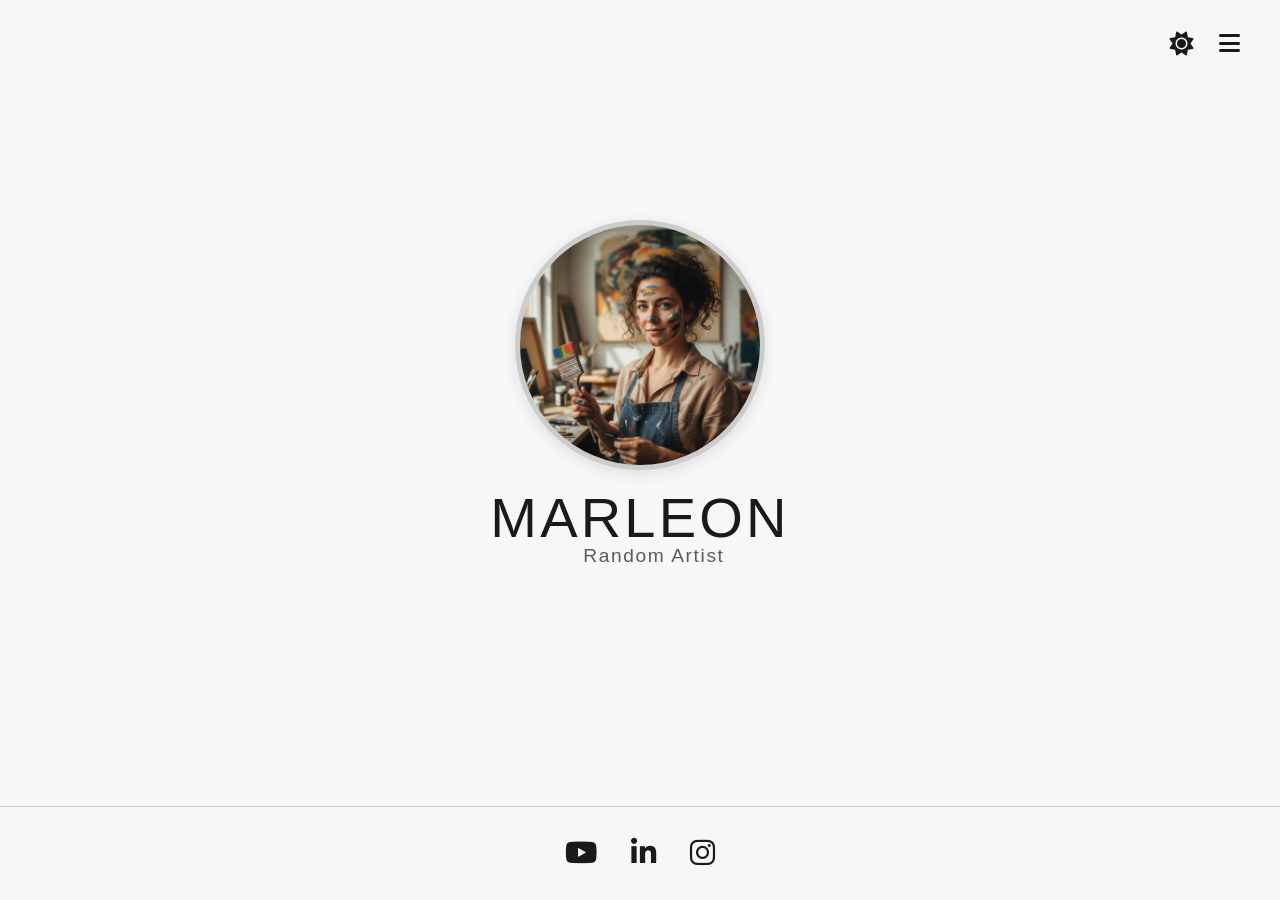
<file: index.html>
<!DOCTYPE html>
<html lang="en">
<head>
    <meta charset="UTF-8">
    <meta name="viewport" content="width=device-width, initial-scale=1.0">
    <title>Artist Name - Official Website</title>
    <link rel="stylesheet" href="styles.css">
    <link rel="stylesheet" href="https://cdnjs.cloudflare.com/ajax/libs/font-awesome/6.5.1/css/all.min.css">
</head>
<body>

    <header>
        <div></div> 

        <div class="menu-container"> 
            
            <button id="mode-toggle" aria-label="Toggle Day/Night Mode">
                <i class="fas fa-sun"></i> 
            </button>

            <button id="burger-icon" aria-label="Open Menu">
                <i class="fas fa-bars"></i>
            </button>

            <nav id="main-menu">
                <ul>
                    <li><a href="bio.html">BIO</a></li>
                    <li><a href="portfolio.html">PORTFOLIO</a></li>
                    <li><a href="contact.html">CONTACT</a></li>
                </ul>
            </nav>
        </div>
    </header>

    <main>
        <a href="bio.html" class="home-link-wrapper">
        <div class="artist-center-content">
            <div class="artist-photo-container">
                <img src="profile.png" alt="Photo of the Artist" class="artist-photo">
            </div>

            <h1 class="artist-name">
                MARLEON
            </h1>
            <h2 class="artist-sub-title">
                Random Artist
            </h2>
        </div>
        </a>
    </main>
    <div class="social-links-container">
        <a href="YOUR_YOUTUBE_URL" target="_blank" aria-label="YouTube Channel">
            <i class="fab fa-youtube"></i>
        </a>
        <a href="YOUR_LINKEDIN_URL" target="_blank" aria-label="LinkedIn Profile">
            <i class="fab fa-linkedin-in"></i>
        </a>
        <a href="YOUR_INSTAGRAM_URL" target="_blank" aria-label="Instagram Page">
            <i class="fab fa-instagram"></i>
        </a>
    </div>

<script>
        // Existing components (keep these at the top)
        const menu = document.getElementById('main-menu');
        const burgerIcon = document.getElementById('burger-icon');
        const modeToggle = document.getElementById('mode-toggle');
        const body = document.body;
        
        // --- NEW/UPDATED MODE LOGIC STARTS HERE ---
        
        // Function to update the icon appearance
        function updateModeIcon(isNight) {
            const icon = modeToggle.querySelector('i');
            icon.classList.remove('fa-sun', 'fa-moon');
            if (isNight) {
                icon.classList.add('fa-moon');
            } else {
                icon.classList.add('fa-sun');
            }
        }

        // 1. CHECK LOCAL STORAGE ON LOAD
        const savedMode = localStorage.getItem('mode');
        if (savedMode === 'night') {
            body.classList.add('night-mode');
            updateModeIcon(true);
        } else {
            // Ensure day mode icon is set if nothing is saved or if it's set to 'day'
            updateModeIcon(false);
        }

        // 2. TOGGLE LOGIC (Save to Local Storage)
        modeToggle.addEventListener('click', () => {
            body.classList.toggle('night-mode');
            const isNight = body.classList.contains('night-mode');

            // Save the new state to the browser's local storage
            if (isNight) {
                localStorage.setItem('mode', 'night');
            } else {
                localStorage.setItem('mode', 'day');
            }

            updateModeIcon(isNight);
        });

        // --- NEW/UPDATED MODE LOGIC ENDS HERE ---
        
        // 3. Menu Toggle Logic (Existing—Keep this here)
        burgerIcon.addEventListener('click', () => {
            menu.classList.toggle('active');
            burgerIcon.querySelector('i').classList.toggle('fa-bars');
            burgerIcon.querySelector('i').classList.toggle('fa-times');
        });

        // 4. (For Bio/Portfolio only) Back Button Logic
        // ... include back button logic here if needed ...
        
        // 5. (For Portfolio only) Slider Logic
        // ... include slider logic here if needed ...
        
    </script>
</body>
</html>
</file>
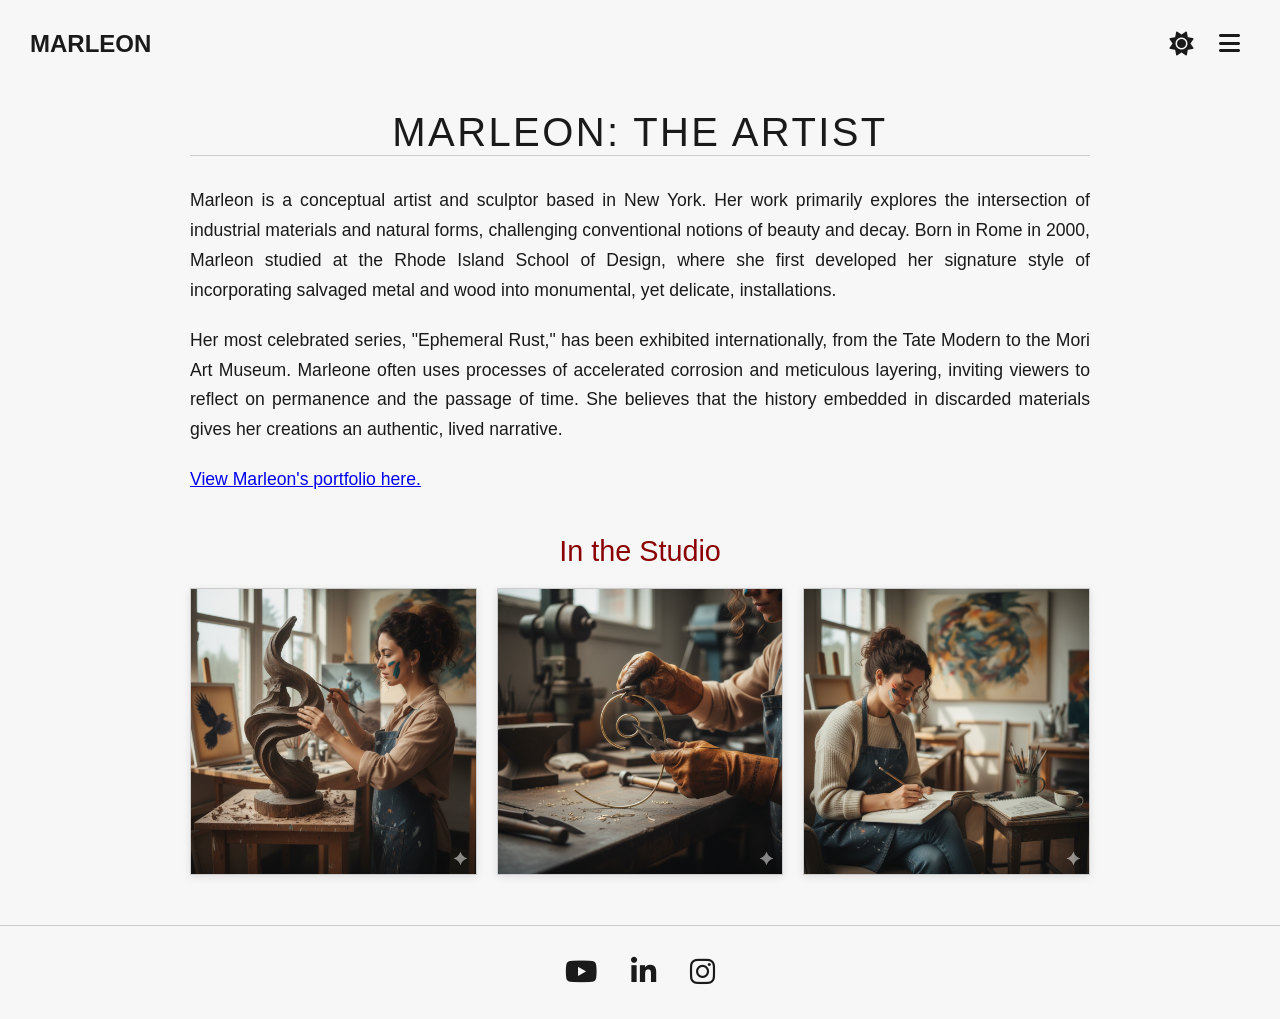
<file: bio.html>
<!DOCTYPE html>
<html lang="en">
<head>
    <meta charset="UTF-8">
    <meta name="viewport" content="width=device-width, initial-scale=1.0">
    <title>Artist Name - Biography</title>
    <link rel="stylesheet" href="styles.css">
    <link rel="stylesheet" href="https://cdnjs.cloudflare.com/ajax/libs/font-awesome/6.5.1/css/all.min.css">
</head>
<body>

    <header>
            <a href="index.html" class="artist-name-link">MARLEON</a>
            <div class="menu-container">
            
            <button id="mode-toggle" aria-label="Toggle Day/Night Mode">
                <i class="fas fa-sun"></i> 
            </button>

            <button id="burger-icon" aria-label="Open Menu">
                <i class="fas fa-bars"></i>
            </button>

            <nav id="main-menu">
                <ul>
                    <li><a href="index.html">HOME</a></li> <li> 
                    <li><a href="portfolio.html">PORTFOLIO</a></li>
                    <li><a href="contact.html">CONTACT</a></li>
                </ul>
            </nav>
        </div>
    </header>

    <main class="bio-page">
        <section class="bio-content-wrapper">
            
<!--
            <button id="back-button" class="back-link" aria-label="Go back to the previous page">
                <i class="fas fa-arrow-left"></i> Back
            </button>
-->

            <h1 class="bio-title">
                MARLEON: THE ARTIST
            </h1>
            
            <div class="bio-text">
                <p>
                    Marleon is a conceptual artist and sculptor based in New York. Her work primarily explores the intersection of industrial materials and natural forms, challenging conventional notions of beauty and decay. Born in Rome in 2000, Marleon studied at the Rhode Island School of Design, where she first developed her signature style of incorporating salvaged metal and wood into monumental, yet delicate, installations.
                </p>
                <p>
                    Her most celebrated series, "Ephemeral Rust," has been exhibited internationally, from the Tate Modern to the Mori Art Museum. Marleone often uses processes of accelerated corrosion and meticulous layering, inviting viewers to reflect on permanence and the passage of time. She believes that the history embedded in discarded materials gives her creations an authentic, lived narrative.
                </p>
                <p> 
                    <a href="portfolio.html">View Marleon's portfolio here.</a>
                </p>
            </div>
            
            <h2 class="gallery-heading">
                In the Studio
            </h2>

            <div class="bio-gallery">
                <div class="gallery-item">
                    <img src="work-1.png" alt="Artist working on a large sculpture">
                </div>
                <div class="gallery-item">
                    <img src="work-2.png" alt="Close-up of artist's hands working with metal">
                </div>
                <div class="gallery-item">
                    <img src="work-3.png" alt="Artist sketching in her studio">
                </div>
            </div>

        </section>
    </main>

    <div class="social-links-container">
        <a href="YOUR_YOUTUBE_URL" target="_blank" aria-label="YouTube Channel">
            <i class="fab fa-youtube"></i>
        </a>
        <a href="YOUR_LINKEDIN_URL" target="_blank" aria-label="LinkedIn Profile">
            <i class="fab fa-linkedin-in"></i>
        </a>
        <a href="YOUR_INSTAGRAM_URL" target="_blank" aria-label="Instagram Page">
            <i class="fab fa-instagram"></i>
        </a>
    </div>


    <script>
        const menu = document.getElementById('main-menu');
        const burgerIcon = document.getElementById('burger-icon');
        const modeToggle = document.getElementById('mode-toggle');
        const body = document.body;
//        const backButton = document.getElementById('back-button');

        // --- NEW/UPDATED MODE LOGIC STARTS HERE ---
        
        // Function to update the icon appearance
        function updateModeIcon(isNight) {
            const icon = modeToggle.querySelector('i');
            icon.classList.remove('fa-sun', 'fa-moon');
            if (isNight) {
                icon.classList.add('fa-moon');
            } else {
                icon.classList.add('fa-sun');
            }
        }

        // 1. CHECK LOCAL STORAGE ON LOAD
        const savedMode = localStorage.getItem('mode');
        if (savedMode === 'night') {
            body.classList.add('night-mode');
            updateModeIcon(true);
        } else {
            // Ensure day mode icon is set if nothing is saved or if it's set to 'day'
            updateModeIcon(false);
        }

        // 2. TOGGLE LOGIC (Save to Local Storage)
        modeToggle.addEventListener('click', () => {
            body.classList.toggle('night-mode');
            const isNight = body.classList.contains('night-mode');

            // Save the new state to the browser's local storage
            if (isNight) {
                localStorage.setItem('mode', 'night');
            } else {
                localStorage.setItem('mode', 'day');
            }

            updateModeIcon(isNight);
        });

        // --- NEW/UPDATED MODE LOGIC ENDS HERE ---
        
        // 3. Menu Toggle Logic (Existing—Keep this here)
        burgerIcon.addEventListener('click', () => {
            menu.classList.toggle('active');
            burgerIcon.querySelector('i').classList.toggle('fa-bars');
            burgerIcon.querySelector('i').classList.toggle('fa-times');
        });

//        // 4. NEW: Back Button Logic
//        if (backButton) {
//            backButton.addEventListener('click', () => {
//                // history.back() navigates to the previous page in the browser's history
//                window.history.back(); 
//            });
//        }
    </script>
</body>

</html>
</file>
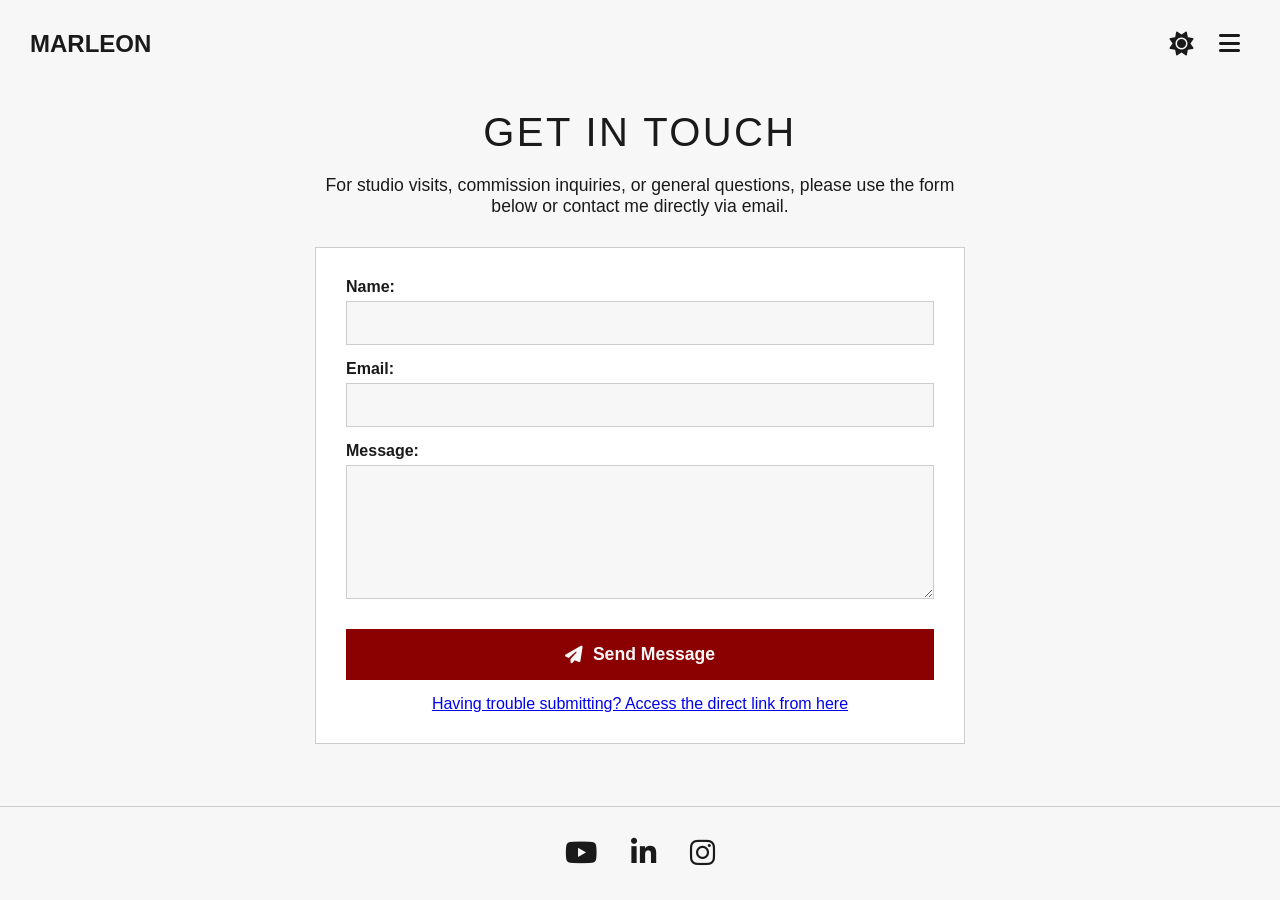
<file: contact.html>
<!DOCTYPE html>
<html lang="en">
<head>
    <meta charset="UTF-8">
    <meta name="viewport" content="width=device-width, initial-scale=1.0">
    <title>Artist Name - Contact</title>
    <link rel="stylesheet" href="styles.css">
    <link rel="stylesheet" href="https://cdnjs.cloudflare.com/ajax/libs/font-awesome/6.5.1/css/all.min.css">
</head>
<body>

    <header>
            <a href="index.html" class="artist-name-link">MARLEON</a>        
            <div class="menu-container"> 
            
            <button id="mode-toggle" aria-label="Toggle Day/Night Mode">
                <i class="fas fa-sun"></i> 
            </button>

            <button id="burger-icon" aria-label="Open Menu">
                <i class="fas fa-bars"></i> 
            </button>

            <nav id="main-menu">
                <ul>
                    <li><a href="index.html">HOME</a></li>
                    <li><a href="bio.html">BIO</a></li> 
                    <li><a href="portfolio.html">PORTFOLIO</a></li>
                </ul>
            </nav>
        </div>
    </header>

    <main class="contact-page">
        <section class="contact-content-wrapper">

<!--
            <button id="back-button" class="back-link" aria-label="Go back to the previous page">
                <i class="fas fa-arrow-left"></i> Back
            </button>
-->
            
            <h1 class="contact-title">
                GET IN TOUCH
            </h1>
            
            <p class="contact-intro">
                For studio visits, commission inquiries, or general questions, please use the form below or contact me directly via email.
            </p>

            <form action="https://docs.google.com/forms/d/e/1FAIpQLScyABYNUeJSPvjm3Kz38cGmU_bMMo2mifmkfA98-m8oHciwrw/formResponse" method="POST" class="contact-form" target="_blank">
                
                <label for="name">Name:</label>
                <input type="text" id="name" name="entry.1890355929" required>
                
                <label for="email">Email:</label>
                <input type="email" id="email" name="entry.1571385650" required>
                
                <label for="message">Message:</label>
                <textarea id="message" name="entry.961163334" rows="6" required></textarea>
                
                <button type="submit" class="submit-button">
                    <i class="fas fa-paper-plane"></i> Send Message
                </button>
                <a href="https://docs.google.com/forms/d/e/1FAIpQLScyABYNUeJSPvjm3Kz38cGmU_bMMo2mifmkfA98-m8oHciwrw/viewform?usp=header" target="_blank" class="bio-text" align="center">Having trouble submitting? Access the direct link from here</a>
            </form>

<!--
            <div class="direct-contact">
                <h2>Direct Contact</h2>
                <p>
                    <i class="fas fa-envelope"></i> 
                    Email: <a href="mailto:jane.doe.art@example.com">jane.doe.art@example.com</a>
                </p>
                <p>
                    <i class="fas fa-map-marker-alt"></i> 
                    Studio located in Berlin (by appointment only)
                </p>
            </div>
-->

        </section>
    </main>


    <div class="social-links-container">
        <a href="YOUR_YOUTUBE_URL" target="_blank" aria-label="YouTube Channel">
            <i class="fab fa-youtube"></i>
        </a>
        <a href="YOUR_LINKEDIN_URL" target="_blank" aria-label="LinkedIn Profile">
            <i class="fab fa-linkedin-in"></i>
        </a>
        <a href="YOUR_INSTAGRAM_URL" target="_blank" aria-label="Instagram Page">
            <i class="fab fa-instagram"></i>
        </a>
    </div>

<script>
        // Existing components (keep these at the top)
        const menu = document.getElementById('main-menu');
        const burgerIcon = document.getElementById('burger-icon');
        const modeToggle = document.getElementById('mode-toggle');
        const body = document.body;
        
//        // NEW: Back Button Selector
//        const backButton = document.getElementById('back-button');

        // --- NEW/UPDATED MODE LOGIC STARTS HERE ---
        
        // Function to update the icon appearance
        function updateModeIcon(isNight) {
            const icon = modeToggle.querySelector('i');
            icon.classList.remove('fa-sun', 'fa-moon');
            if (isNight) {
                icon.classList.add('fa-moon');
            } else {
                icon.classList.add('fa-sun');
            }
        }

        // 1. CHECK LOCAL STORAGE ON LOAD
        const savedMode = localStorage.getItem('mode');
        if (savedMode === 'night') {
            body.classList.add('night-mode');
            updateModeIcon(true);
        } else {
            // Ensure day mode icon is set if nothing is saved or if it's set to 'day'
            updateModeIcon(false);
        }

        // 2. TOGGLE LOGIC (Save to Local Storage)
        modeToggle.addEventListener('click', () => {
            body.classList.toggle('night-mode');
            const isNight = body.classList.contains('night-mode');

            // Save the new state to the browser's local storage
            if (isNight) {
                localStorage.setItem('mode', 'night');
            } else {
                localStorage.setItem('mode', 'day');
            }

            updateModeIcon(isNight);
        });

        // --- NEW/UPDATED MODE LOGIC ENDS HERE ---
        
        // 3. Menu Toggle Logic (Existing—Keep this here)
        burgerIcon.addEventListener('click', () => {
            menu.classList.toggle('active');
            burgerIcon.querySelector('i').classList.toggle('fa-bars');
            burgerIcon.querySelector('i').classList.toggle('fa-times');
        });

//        // 4. NEW: Back Button Logic
//        if (backButton) {
//            backButton.addEventListener('click', () => {
//                // history.back() navigates to the previous page in the browser's history
//                window.history.back(); 
//            });
//        }

        
    </script>
</body>
</html>
</file>
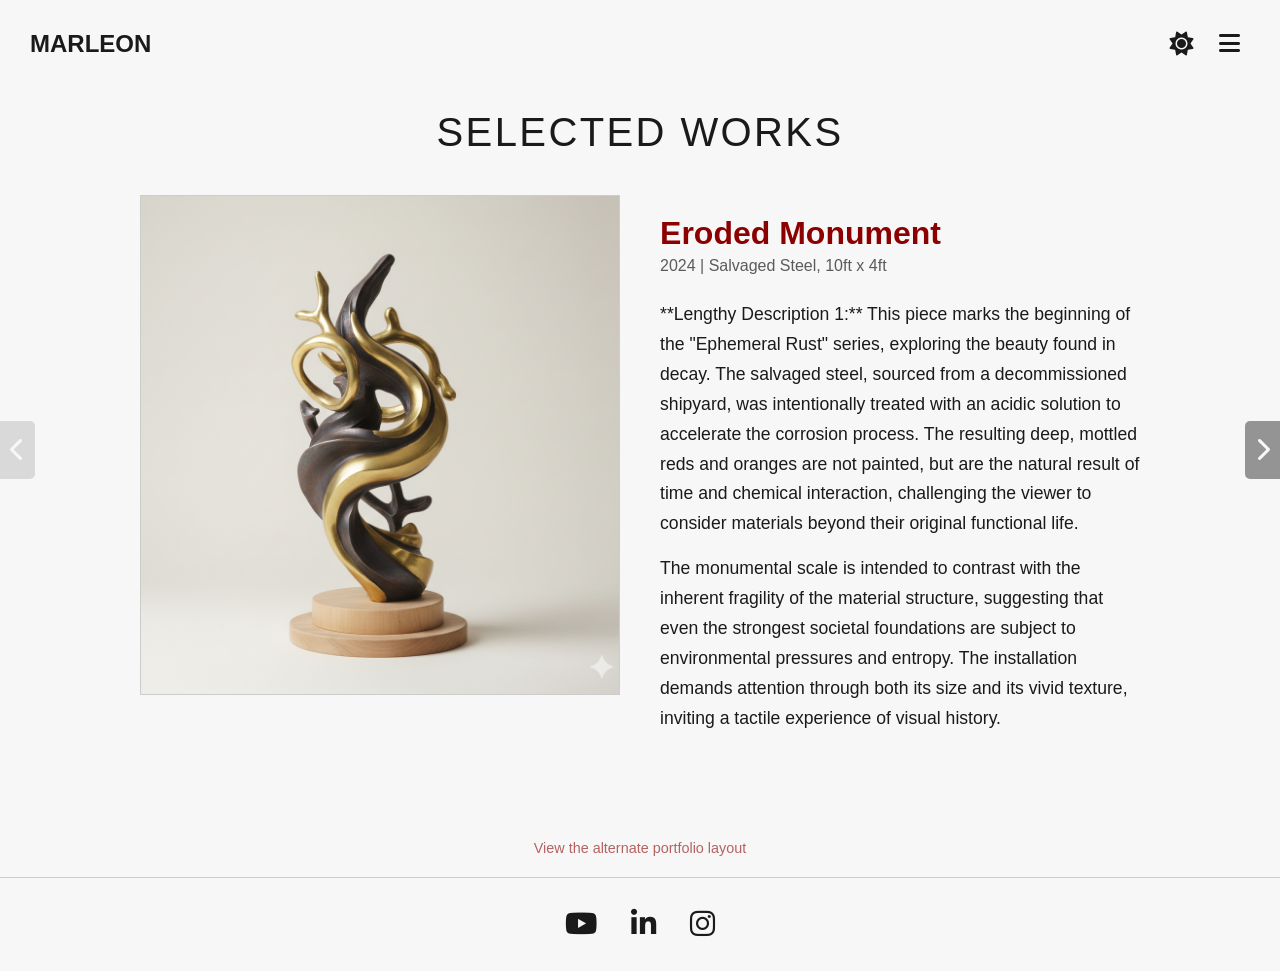
<file: portfolio.html>
<!DOCTYPE html>
<html lang="en">
<head>
    <meta charset="UTF-8">
    <meta name="viewport" content="width=device-width, initial-scale=1.0">
    <title>Artist Name - Portfolio</title>
    <link rel="stylesheet" href="styles.css">
    <link rel="stylesheet" href="https://cdnjs.cloudflare.com/ajax/libs/font-awesome/6.5.1/css/all.min.css">
</head>
<body>

    <header>
        <a href="index.html" class="artist-name-link">MARLEON</a> 
        <div class="menu-container"> 
            
            <button id="mode-toggle" aria-label="Toggle Day/Night Mode">
                <i class="fas fa-sun"></i> 
            </button>

            <button id="burger-icon" aria-label="Open Menu">
                <i class="fas fa-bars"></i>
            </button>

            <nav id="main-menu">
                <ul>
                    <li><a href="index.html">HOME</a></li>
                    <li><a href="bio.html">BIO</a></li> 
                    <li><a href="contact.html">CONTACT</a></li>
                </ul>
            </nav>
        </div>
    </header>

    <main class="portfolio-page">
        <section class="portfolio-content-wrapper">

<!--
            <button id="back-button" class="back-link" aria-label="Go back to the previous page">
                <i class="fas fa-arrow-left"></i> Back
            </button>
-->
            
            <h1 class="portfolio-title">
                SELECTED WORKS
            </h1>
            
            <div class="slider-container">

                <div class="slider-track" id="slider-track">
                    
                    <div class="project-slide">
                        <div class="project-image">
                            <img src="project-1.png" alt="Eroded Monument">
                        </div>
                        <div class="project-details">
                            <h2 class="project-heading">Eroded Monument</h2>
                            <p class="project-meta">2024 | Salvaged Steel, 10ft x 4ft</p>
                            
                            <div class="project-description">
                                <p>
                                    **Lengthy Description 1:** This piece marks the beginning of the "Ephemeral Rust" series, exploring the beauty found in decay. The salvaged steel, sourced from a decommissioned shipyard, was intentionally treated with an acidic solution to accelerate the corrosion process. The resulting deep, mottled reds and oranges are not painted, but are the natural result of time and chemical interaction, challenging the viewer to consider materials beyond their original functional life.
                                </p>
                                <p>
                                    The monumental scale is intended to contrast with the inherent fragility of the material structure, suggesting that even the strongest societal foundations are subject to environmental pressures and entropy. The installation demands attention through both its size and its vivid texture, inviting a tactile experience of visual history.
                                </p>
                            </div>
                        </div>
                    </div>

                    <div class="project-slide">
                        <div class="project-image">
                            <img src="project-2.png" alt="Quiet Decay">
                        </div>
                        <div class="project-details">
                            <h2 class="project-heading">Quiet Decay</h2>
                            <p class="project-meta">2023 | Mixed Media Installation</p>
                            
                            <div class="project-description">
                                <p>
                                    **Lengthy Description 2:** "Quiet Decay" shifts the focus from industrial scale to intimate texture. This installation incorporates fine copper wiring woven around decayed wooden forms, housed within a glass casing. The wood was left outdoors for six months to allow natural fungal and insect activity to contribute to its structure.
                                </p>
                                <p>
                                    The copper acts as a ghostly embrace, highlighting the negative space left by erosion. The piece reflects on memory and absence, suggesting that what is lost leaves behind an imprint as compelling as what remains. The careful placement of the casing forces contemplation, transforming a process of biological decomposition into a preserved moment of artistic reflection.
                                </p>
                            </div>
                        </div>
                    </div>

                    <div class="project-slide">
                        <div class="project-image">
                            <img src="project-3.png" alt="Woven Wire">
                        </div>
                        <div class="project-details">
                            <h2 class="project-heading">Woven Wire</h2>
                            <p class="project-meta">2022 | Bronze and Copper Mesh</p>
                            
                            <div class="project-description">
                                <p>
                                    **Lengthy Description 3:** This smaller, more kinetic sculpture uses tightly woven bronze and copper mesh to create an optical illusion of solidity. The piece changes character drastically depending on the light source and the viewer's perspective, appearing dense and heavy from one angle, and translucent from another.
                                </p>
                                <p>
                                    "Woven Wire" is a study in materiality and light, drawing inspiration from ancient armor and organic cellular structures. The technique required meticulous hand-weaving over three months, a meditative process that itself mirrors the slow, deliberate work of nature. It serves as a reminder that the strongest forms often contain the most complex internal structures.
                                </p>
                            </div>
                        </div>
                    </div>

                    </div>
                <button id="prev-slide" class="slide-button prev-button">
                    <i class="fas fa-chevron-left"></i>
                </button>
                <button id="next-slide" class="slide-button next-button">
                    <i class="fas fa-chevron-right"></i>
                </button>
            </div>
            </section>


    </main>

    <div id="version-link" class="version-link-container">
        <a href="portfolio2.html" class="version-link">
            View the alternate portfolio layout
        </a>
    </div>

    <div class="social-links-container">
        <a href="YOUR_YOUTUBE_URL" target="_blank" aria-label="YouTube Channel">
            <i class="fab fa-youtube"></i>
        </a>
        <a href="YOUR_LINKEDIN_URL" target="_blank" aria-label="LinkedIn Profile">
            <i class="fab fa-linkedin-in"></i>
        </a>
        <a href="YOUR_INSTAGRAM_URL" target="_blank" aria-label="Instagram Page">
            <i class="fab fa-instagram"></i>
        </a>
    </div>

    <script>
        // Existing components
        const menu = document.getElementById('main-menu');
        const burgerIcon = document.getElementById('burger-icon');
        const modeToggle = document.getElementById('mode-toggle');
        const body = document.body;

//        // NEW: Back Button Selector
//        const backButton = document.getElementById('back-button');
        
        // NEW SLIDER COMPONENTS
        const track = document.getElementById('slider-track');
        const slides = document.querySelectorAll('.project-slide');
        const prevButton = document.getElementById('prev-slide');
        const nextButton = document.getElementById('next-slide');
        let currentSlide = 0;
        const totalSlides = slides.length;

        // SLIDER LOGIC
        function updateSlider() {
            const slideWidth = slides[0].clientWidth;
            // The magic: move the track horizontally by the width of one slide multiplied by the current index.
            track.style.transform = `translateX(-${currentSlide * slideWidth}px)`;
            
            // Disable buttons at the start/end
            prevButton.disabled = currentSlide === 0;
            nextButton.disabled = currentSlide === totalSlides - 1;
        }

        function nextSlide() {
            if (currentSlide < totalSlides - 1) {
                currentSlide++;
                updateSlider();
            }
        }

        function prevSlide() {
            if (currentSlide > 0) {
                currentSlide--;
                updateSlider();
            }
        }

        // Event Listeners for the Slider
        nextButton.addEventListener('click', nextSlide);
        prevButton.addEventListener('click', prevSlide);
        
        // Update slider on load and resize
        window.addEventListener('resize', updateSlider);
        window.addEventListener('load', updateSlider);


// --- NEW/UPDATED MODE LOGIC STARTS HERE ---
        
        // Function to update the icon appearance
        function updateModeIcon(isNight) {
            const icon = modeToggle.querySelector('i');
            icon.classList.remove('fa-sun', 'fa-moon');
            if (isNight) {
                icon.classList.add('fa-moon');
            } else {
                icon.classList.add('fa-sun');
            }
        }

        // 1. CHECK LOCAL STORAGE ON LOAD
        const savedMode = localStorage.getItem('mode');
        if (savedMode === 'night') {
            body.classList.add('night-mode');
            updateModeIcon(true);
        } else {
            // Ensure day mode icon is set if nothing is saved or if it's set to 'day'
            updateModeIcon(false);
        }

        // 2. TOGGLE LOGIC (Save to Local Storage)
        modeToggle.addEventListener('click', () => {
            body.classList.toggle('night-mode');
            const isNight = body.classList.contains('night-mode');

            // Save the new state to the browser's local storage
            if (isNight) {
                localStorage.setItem('mode', 'night');
            } else {
                localStorage.setItem('mode', 'day');
            }

            updateModeIcon(isNight);
        });

        // --- NEW/UPDATED MODE LOGIC ENDS HERE ---
        
        // 3. Menu Toggle Logic (Existing—Keep this here)
        burgerIcon.addEventListener('click', () => {
            menu.classList.toggle('active');
            burgerIcon.querySelector('i').classList.toggle('fa-bars');
            burgerIcon.querySelector('i').classList.toggle('fa-times');
        })

//        // 4. NEW: Back Button Logic
//        if (backButton) {
//            backButton.addEventListener('click', () => {
//                // history.back() navigates to the previous page in the browser's history
//               window.history.back(); 
//            });
//        }
    </script>
</body>
</html>
</file>
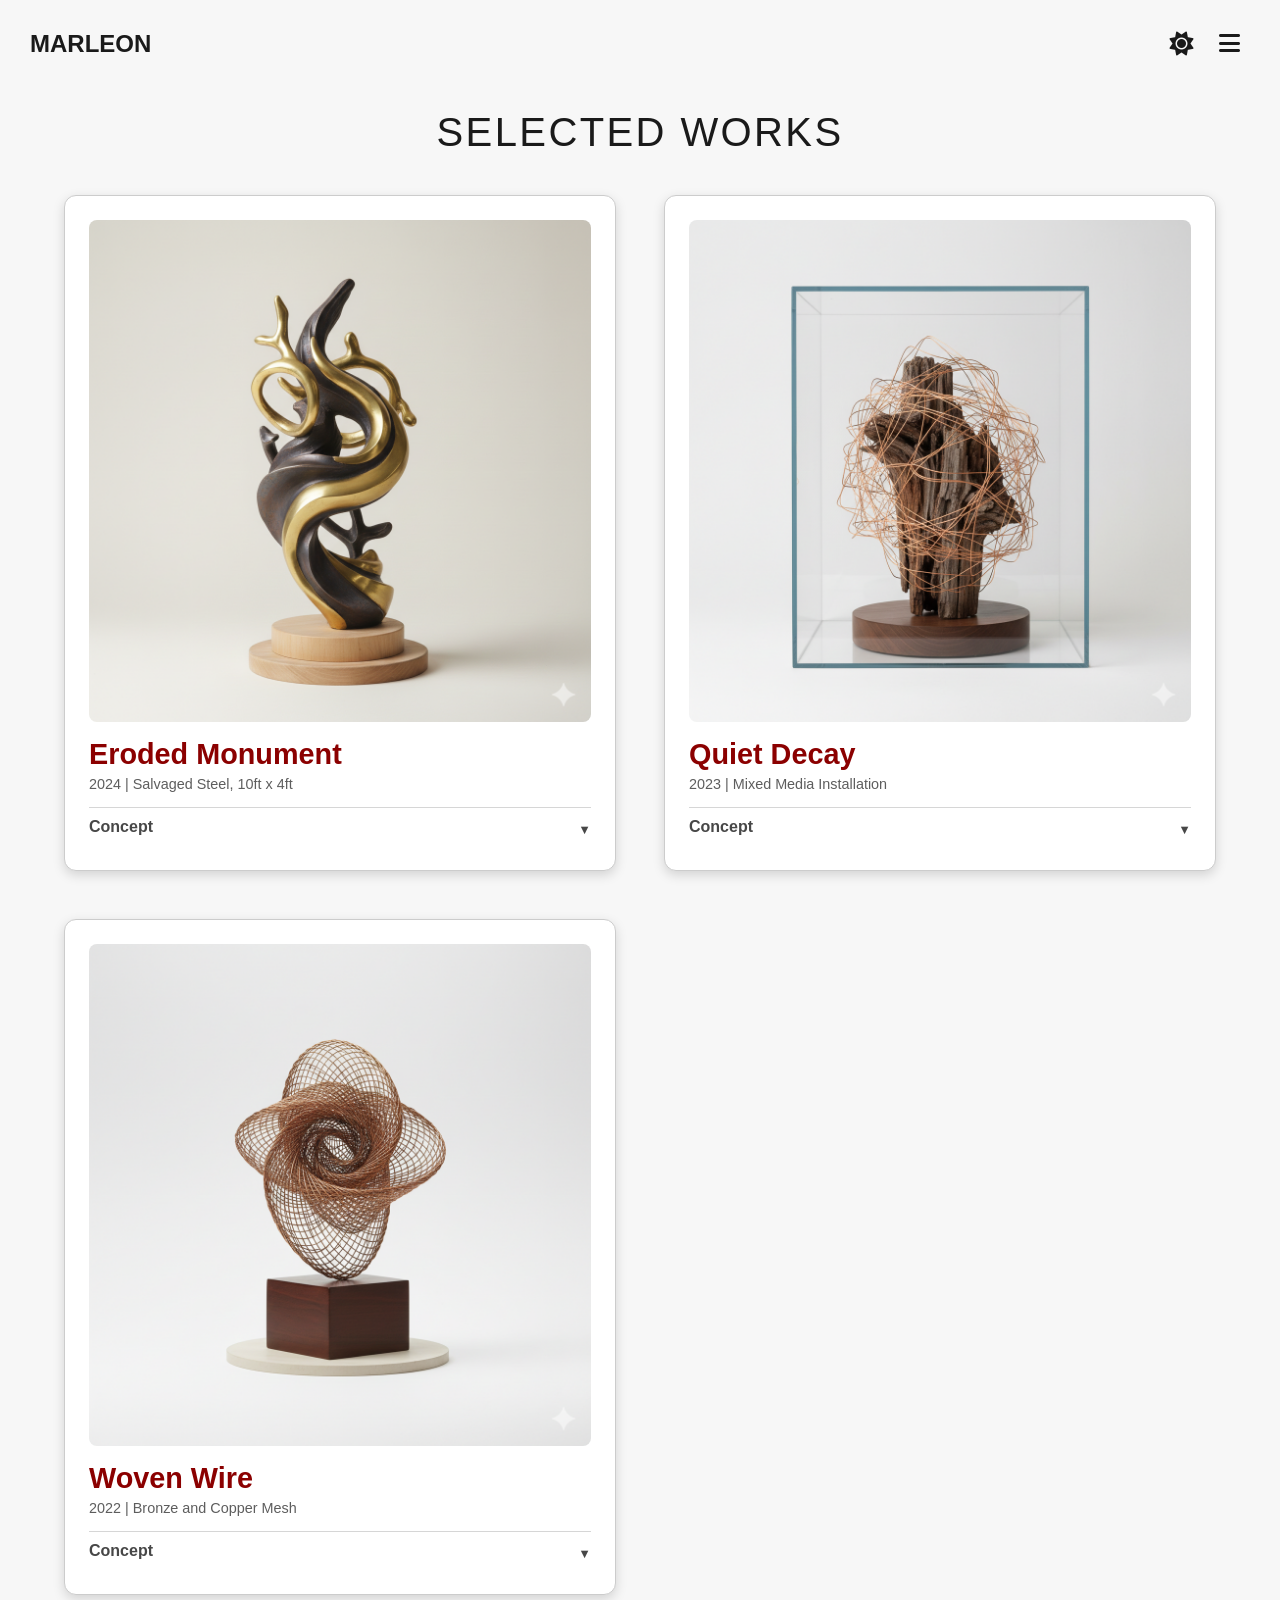
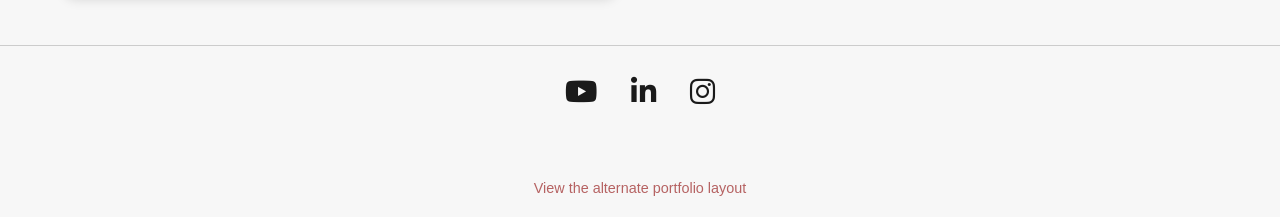
<file: portfolio2.html>
<!DOCTYPE html>
<html lang="en">
<head>
    <meta charset="UTF-8">
    <meta name="viewport" content="width=device-width, initial-scale=1.0">
    <title>Artist Name - Portfolio</title>
    <link rel="stylesheet" href="styles2.css">
    <link rel="stylesheet" href="https://cdnjs.cloudflare.com/ajax/libs/font-awesome/6.5.1/css/all.min.css">
</head>
<body>

    <header>
        <a href="index.html" class="artist-name-link">MARLEON</a> 
        <div class="menu-container"> 
            
            <button id="mode-toggle" aria-label="Toggle Day/Night Mode">
                <i class="fas fa-sun"></i> 
            </button>

            <button id="burger-icon" aria-label="Open Menu">
                <i class="fas fa-bars"></i>
            </button>

            <nav id="main-menu">
                <ul>
                    <li><a href="index.html">HOME</a></li>
                    <li><a href="bio.html">BIO</a></li> 
                    <li><a href="contact.html">CONTACT</a></li>
                </ul>
            </nav>
        </div>
    </header>

    <main class="portfolio-page">
        <section class="portfolio-content-wrapper">

<!--
            <button id="back-button" class="back-link" aria-label="Go back to the previous page">
                <i class="fas fa-arrow-left"></i> Back
            </button>
-->
            
<h1 class="portfolio-title">
    SELECTED WORKS
</h1>
        
<div class="portfolio-grid grid gap-12 lg:grid-cols-2">

    <div class="portfolio-item">
        <div class="project-image">
            <img src="project-1.png" alt="Eroded Monument">
        </div>
        <div class="project-details">
            <h2 class="project-heading">Eroded Monument</h2>
            <p class="project-meta">2024 | Salvaged Steel, 10ft x 4ft</p>
            
            <details class="project-description-details">
                <summary>Concept</summary>
                <div class="pt-4 space-y-4">
                    <p>
                        **Lengthy Description 1:** This piece marks the beginning of the "Ephemeral Rust" series, exploring the beauty found in decay. The salvaged steel, sourced from a decommissioned shipyard, was intentionally treated with an acidic solution to accelerate the corrosion process. The resulting deep, mottled reds and oranges are not painted, but are the natural result of time and chemical interaction, challenging the viewer to consider materials beyond their original functional life.
                    </p>
                    <p>
                        The monumental scale is intended to contrast with the inherent fragility of the material structure, suggesting that even the strongest societal foundations are subject to environmental pressures and entropy. The installation demands attention through both its size and its vivid texture, inviting a tactile experience of visual history.
                    </p>
                </div>
            </details>
        </div>
    </div>
    <div class="portfolio-item">
        <div class="project-image">
            <img src="project-2.png" alt="Quiet Decay">
        </div>
        <div class="project-details">
            <h2 class="project-heading">Quiet Decay</h2>
            <p class="project-meta">2023 | Mixed Media Installation</p>
            
            <details class="project-description-details">
                <summary>Concept</summary>
                <div class="pt-4 space-y-4">
                    <p>
                        **Lengthy Description 2:** "Quiet Decay" shifts the focus from industrial scale to intimate texture. This installation incorporates fine copper wiring woven around decayed wooden forms, housed within a glass casing. The wood was left outdoors for six months to allow natural fungal and insect activity to contribute to its structure.
                    </p>
                    <p>
                        The copper acts as a ghostly embrace, highlighting the negative space left by erosion. The piece reflects on memory and absence, suggesting that what is lost leaves behind an imprint as compelling as what remains. The careful placement of the casing forces contemplation, transforming a process of biological decomposition into a preserved moment of artistic reflection.
                    </p>
                </div>
            </details>
        </div>
    </div>
    <div class="portfolio-item">
        <div class="project-image">
            <img src="project-3.png" alt="Woven Wire">
        </div>
        <div class="project-details">
            <h2 class="project-heading">Woven Wire</h2>
            <p class="project-meta">2022 | Bronze and Copper Mesh</p>
            
            <details class="project-description-details">
                <summary>Concept</summary>
                <div class="pt-4 space-y-4">
                    <p>
                        **Lengthy Description 3:** This smaller, more kinetic sculpture uses tightly woven bronze and copper mesh to create an optical illusion of solidity. The piece changes character drastically depending on the light source and the viewer's perspective, appearing dense and heavy from one angle, and translucent from another.
                    </p>
                    <p>
                        "Woven Wire" is a study in materiality and light, drawing inspiration from ancient armor and organic cellular structures. The technique required meticulous hand-weaving over three months, a meditative process that itself mirrors the slow, deliberate work of nature. It serves as a reminder that the strongest forms often contain the most complex internal structures.
                    </p>
                </div>
            </details>
        </div>
    </div>
    </div>
<!--            
            <div class="slider-container">

                <div class="slider-track" id="slider-track">
                    
                    <div class="project-slide">
                        <div class="project-image">
                            <img src="project-1.png" alt="Eroded Monument">
                        </div>
                        <div class="project-details">
                            <h2 class="project-heading">Eroded Monument</h2>
                            <p class="project-meta">2024 | Salvaged Steel, 10ft x 4ft</p>
                            
                            <div class="project-description">
                                <p>
                                    **Lengthy Description 1:** This piece marks the beginning of the "Ephemeral Rust" series, exploring the beauty found in decay. The salvaged steel, sourced from a decommissioned shipyard, was intentionally treated with an acidic solution to accelerate the corrosion process. The resulting deep, mottled reds and oranges are not painted, but are the natural result of time and chemical interaction, challenging the viewer to consider materials beyond their original functional life.
                                </p>
                                <p>
                                    The monumental scale is intended to contrast with the inherent fragility of the material structure, suggesting that even the strongest societal foundations are subject to environmental pressures and entropy. The installation demands attention through both its size and its vivid texture, inviting a tactile experience of visual history.
                                </p>
                            </div>
                        </div>
                    </div>

                    <div class="project-slide">
                        <div class="project-image">
                            <img src="project-2.png" alt="Quiet Decay">
                        </div>
                        <div class="project-details">
                            <h2 class="project-heading">Quiet Decay</h2>
                            <p class="project-meta">2023 | Mixed Media Installation</p>
                            
                            <div class="project-description">
                                <p>
                                    **Lengthy Description 2:** "Quiet Decay" shifts the focus from industrial scale to intimate texture. This installation incorporates fine copper wiring woven around decayed wooden forms, housed within a glass casing. The wood was left outdoors for six months to allow natural fungal and insect activity to contribute to its structure.
                                </p>
                                <p>
                                    The copper acts as a ghostly embrace, highlighting the negative space left by erosion. The piece reflects on memory and absence, suggesting that what is lost leaves behind an imprint as compelling as what remains. The careful placement of the casing forces contemplation, transforming a process of biological decomposition into a preserved moment of artistic reflection.
                                </p>
                            </div>
                        </div>
                    </div>

                    <div class="project-slide">
                        <div class="project-image">
                            <img src="project-3.png" alt="Woven Wire">
                        </div>
                        <div class="project-details">
                            <h2 class="project-heading">Woven Wire</h2>
                            <p class="project-meta">2022 | Bronze and Copper Mesh</p>
                            
                            <div class="project-description">
                                <p>
                                    **Lengthy Description 3:** This smaller, more kinetic sculpture uses tightly woven bronze and copper mesh to create an optical illusion of solidity. The piece changes character drastically depending on the light source and the viewer's perspective, appearing dense and heavy from one angle, and translucent from another.
                                </p>
                                <p>
                                    "Woven Wire" is a study in materiality and light, drawing inspiration from ancient armor and organic cellular structures. The technique required meticulous hand-weaving over three months, a meditative process that itself mirrors the slow, deliberate work of nature. It serves as a reminder that the strongest forms often contain the most complex internal structures.
                                </p>
                            </div>
                        </div>
                    </div>

                    </div>
                <button id="prev-slide" class="slide-button prev-button">
                    <i class="fas fa-chevron-left"></i>
                </button>
                <button id="next-slide" class="slide-button next-button">
                    <i class="fas fa-chevron-right"></i>
                </button>
            </div>
-->
            </section>

    </main>

    <div class="social-links-container">
        <a href="YOUR_YOUTUBE_URL" target="_blank" aria-label="YouTube Channel">
            <i class="fab fa-youtube"></i>
        </a>
        <a href="YOUR_LINKEDIN_URL" target="_blank" aria-label="LinkedIn Profile">
            <i class="fab fa-linkedin-in"></i>
        </a>
        <a href="YOUR_INSTAGRAM_URL" target="_blank" aria-label="Instagram Page">
            <i class="fab fa-instagram"></i>
        </a>
    </div>

    <div id="version-link" class="version-link-container">
        <a href="portfolio.html" class="version-link">
            View the alternate portfolio layout
        </a>
    </div>


    <script>
        // Existing components
        const menu = document.getElementById('main-menu');
        const burgerIcon = document.getElementById('burger-icon');
        const modeToggle = document.getElementById('mode-toggle');
        const body = document.body;

//        // NEW: Back Button Selector
//        const backButton = document.getElementById('back-button');
        
//        // NEW SLIDER COMPONENTS
//        const track = document.getElementById('slider-track');
//        const slides = document.querySelectorAll('.project-slide');
//        const prevButton = document.getElementById('prev-slide');
//        const nextButton = document.getElementById('next-slide');
//        let currentSlide = 0;
//        const totalSlides = slides.length;
//
//        // SLIDER LOGIC
//        function updateSlider() {
//            const slideWidth = slides[0].clientWidth;
//            // The magic: move the track horizontally by the width of one slide multiplied by the current index.
//            track.style.transform = `translateX(-${currentSlide * slideWidth}px)`;
//            
//            // Disable buttons at the start/end
//            prevButton.disabled = currentSlide === 0;
//            nextButton.disabled = currentSlide === totalSlides - 1;
//        }
//
//        function nextSlide() {
//            if (currentSlide < totalSlides - 1) {
//                currentSlide++;
//                updateSlider();
//            }
//        }
//
//        function prevSlide() {
//            if (currentSlide > 0) {
//                currentSlide--;
//                updateSlider();
//            }
//        }
//
//        // Event Listeners for the Slider
//        nextButton.addEventListener('click', nextSlide);
//        prevButton.addEventListener('click', prevSlide);
//        
//        // Update slider on load and resize
//        window.addEventListener('resize', updateSlider);
//        window.addEventListener('load', updateSlider);
//

// --- NEW/UPDATED MODE LOGIC STARTS HERE ---
        
        // Function to update the icon appearance
        function updateModeIcon(isNight) {
            const icon = modeToggle.querySelector('i');
            icon.classList.remove('fa-sun', 'fa-moon');
            if (isNight) {
                icon.classList.add('fa-moon');
            } else {
                icon.classList.add('fa-sun');
            }
        }

        // 1. CHECK LOCAL STORAGE ON LOAD
        const savedMode = localStorage.getItem('mode');
        if (savedMode === 'night') {
            body.classList.add('night-mode');
            updateModeIcon(true);
        } else {
            // Ensure day mode icon is set if nothing is saved or if it's set to 'day'
            updateModeIcon(false);
        }

        // 2. TOGGLE LOGIC (Save to Local Storage)
        modeToggle.addEventListener('click', () => {
            body.classList.toggle('night-mode');
            const isNight = body.classList.contains('night-mode');

            // Save the new state to the browser's local storage
            if (isNight) {
                localStorage.setItem('mode', 'night');
            } else {
                localStorage.setItem('mode', 'day');
            }

            updateModeIcon(isNight);
        });

        // --- NEW/UPDATED MODE LOGIC ENDS HERE ---
        
        // 3. Menu Toggle Logic (Existing—Keep this here)
        burgerIcon.addEventListener('click', () => {
            menu.classList.toggle('active');
            burgerIcon.querySelector('i').classList.toggle('fa-bars');
            burgerIcon.querySelector('i').classList.toggle('fa-times');
        })

//        // 4. NEW: Back Button Logic
//        if (backButton) {
//            backButton.addEventListener('click', () => {
//                // history.back() navigates to the previous page in the browser's history
//               window.history.back(); 
//            });
//        }
    </script>
</body>
</html>
</file>
<file: styles.css>
/* ==================================== */
/* 1. EASY CUSTOMIZATION: CSS VARIABLES (UNCHANGED) */
/* ==================================== */

:root {
    /* --- DAY MODE COLORS --- */
    --background-color: #f7f7f7; 
    --text-color: #1a1a1a;       
    --accent-color: #8b0000;     
    --photo-border-color: #ccc;  
    --dropdown-bg-color: #fff;
    --dropdown-border-color: #ddd;

    /* --- FONT STYLES --- */
    --heading-font: 'Helvetica Neue', sans-serif; 
    --body-font: 'Arial', sans-serif;          
    
    /* --- ARTIST PHOTO SETTINGS --- */
    --photo-size: 250px;
}

/* --- NIGHT MODE OVERRIDES (UNCHANGED) --- */
.night-mode {
    --background-color: #1a1a1a; 
    --text-color: #f7f7f7;       
    --accent-color: #ffd700;     
    --photo-border-color: #555;  
    --dropdown-bg-color: #222;
    --dropdown-border-color: #444;
}


/* ==================================== */
/* 2. BASE STYLES & LAYOUT (UNCHANGED) */
/* ==================================== */

* {
    box-sizing: border-box;
    margin: 0;
    padding: 0;
}

body {
    font-family: var(--body-font);
    background-color: var(--background-color);
    color: var(--text-color);
    transition: background-color 0.5s, color 0.5s; 
    min-height: 100vh;
    display: flex;
    flex-direction: column;
}

main {
    flex-grow: 1;
    display: flex;
    justify-content: center;
    align-items: center;
    text-align: center;
}

.artist-center-content {
    display: flex;
    flex-direction: column;
    align-items: center;
}

.artist-name {
    font-family: var(--heading-font);
    font-size: 3.5rem;
    letter-spacing: 0.2rem;
    margin-top: 20px;
    font-weight: 300;
}

.artist-photo-container {
    width: var(--photo-size);
    height: var(--photo-size);
    border-radius: 50%;
    overflow: hidden;
    border: 5px solid var(--photo-border-color);
    box-shadow: 0 4px 15px rgba(0, 0, 0, 0.1);
}

.artist-photo {
    width: 100%;
    height: 100%;
    object-fit: cover;
    display: block;
}


/* ==================================== */
/* 3. HEADER & DROPDOWN MENU (CLEANUP) */
/* ==================================== */

header {
    position: fixed;
    top: 0;
    width: 100%;
    padding: 20px 30px;
    display: flex;
    /* Use space-between to push the empty div and the menu-container to the edges */
    justify-content: space-between; 
    align-items: center;
    z-index: 100;
}

/* --- Icon Grouping --- */
.menu-container {
    position: relative; 
    display: flex;
    align-items: center;
}

/* Add some space between the mode toggle and the burger icon */
#mode-toggle {
    margin-right: 5px; 
}

/* --- BUTTON/ICON STYLING (UNCHANGED) --- */
button {
    background: none;
    border: none;
    color: var(--text-color);
    cursor: pointer;
    font-size: 1.5rem;
    padding: 10px;
    transition: color 0.3s;
}

button:hover {
    color: var(--accent-color);
}

/* --- DROPDOWN MENU STYLES (UNCHANGED) --- */
#main-menu {
    position: absolute;
    top: 100%; 
    /* Now align the right edge of the menu with the right edge of the container */
    right: 0; 
    background-color: var(--dropdown-bg-color);
    border: 1px solid var(--dropdown-border-color);
    border-top: none;
    border-radius: 0 0 5px 5px;
    box-shadow: 0 5px 10px rgba(0, 0, 0, 0.2);
    width: 150px; 
    z-index: 90;
    
    opacity: 0;
    visibility: hidden;
    transform: translateY(-10px);
    transition: opacity 0.3s, transform 0.3s, visibility 0.3s;
}

#main-menu.active {
    opacity: 1;
    visibility: visible;
    transform: translateY(0);
}

#main-menu ul {
    list-style: none;
    padding: 10px 0;
}

#main-menu a {
    display: block;
    padding: 10px 15px;
    color: var(--text-color);
    font-family: var(--body-font);
    text-decoration: none;
    font-size: 1rem;
    font-weight: 600;
    text-align: right;
    transition: background-color 0.2s, color 0.2s;
}

#main-menu a:hover {
    background-color: var(--photo-border-color); 
    color: var(--accent-color);
}

/* ==================================== */
/* 4. BIO PAGE SPECIFIC STYLES (NEW SECTION) */
/* ==================================== */

.bio-page {
    /* Override main alignment for regular content pages */
    align-items: flex-start; 
    padding-top: 100px; /* Space below fixed header */
}

.bio-content-wrapper {
    width: 90%;
    max-width: 900px; /* Max width for readability */
    margin: 0 auto;
    padding-bottom: 50px;
}

/* --- Titles --- */
.bio-title {
    font-family: var(--heading-font);
    font-size: 2.5rem;
    letter-spacing: 0.15rem;
    font-weight: 300;
    margin-bottom: 30px;
    padding-top: 10px; /* Aesthetic spacing */
    border-bottom: 1px solid var(--photo-border-color);
}

.gallery-heading {
    font-family: var(--body-font);
    font-size: 1.8rem;
    font-weight: 400;
    margin: 40px 0 20px 0;
    color: var(--accent-color);
}

/* --- Bio Text --- */
.bio-text p {
    font-size: 1.1rem;
    line-height: 1.7;
    margin-bottom: 20px;
    text-align: justify;
}


/* --- Gallery Layout (Easy to Add/Remove Images) --- */
.bio-gallery {
    display: grid;
    /* Create a responsive grid: 3 columns on large screens, 
       1 or 2 on small screens. */
    grid-template-columns: repeat(auto-fit, minmax(250px, 1fr));
    gap: 20px;
    margin-top: 20px;
}

.gallery-item {
    overflow: hidden;
    /* Optional: Add a subtle border/shadow */
    border: 1px solid var(--photo-border-color);
    box-shadow: 0 2px 8px rgba(0, 0, 0, 0.1);
}

.gallery-item img {
    width: 100%;
    height: 100%;
    display: block;
    object-fit: cover;
    transition: transform 0.3s ease-in-out;
}

.gallery-item img:hover {
    transform: scale(1.05); /* Zoom effect on hover */
}

/* ==================================== */
/* 5. NAVIGATION & UTILITY BUTTONS (NEW SECTION) */
/* ==================================== */

.back-link {
    /* Inherit button styles, but override padding/font size */
    background: none;
    border: 1px solid var(--text-color);
    color: var(--text-color);
    cursor: pointer;
    font-size: 1rem;
    padding: 8px 15px;
    margin-bottom: 20px;
    border-radius: 4px;
    transition: background-color 0.3s, color 0.3s, border-color 0.3s;
    display: flex;
    align-items: center;
    text-decoration: none; /* If using an anchor tag later */
}

.back-link i {
    margin-right: 8px;
}

.back-link:hover {
    background-color: var(--accent-color);
    color: var(--background-color); /* Contrast for hover */
    border-color: var(--accent-color);
}

/* ==================================== */
/* 6. PORTFOLIO PAGE SPECIFIC STYLES (UPDATED FOR SLIDER) */
/* ==================================== */

.portfolio-page {
    /* Same layout properties as bio-page */
    align-items: flex-start; 
    padding-top: 100px; 
}

.portfolio-content-wrapper {
    width: 90%;
    max-width: 1000px; 
    margin: 0 auto;
    padding-bottom: 50px;
    text-align: center;
}

.portfolio-title {
    font-family: var(--heading-font);
    font-size: 2.5rem;
    letter-spacing: 0.15rem;
    font-weight: 300;
    margin-bottom: 40px;
    padding-top: 10px; 
}

/* --- SLIDER CORE STYLES --- */
.slider-container {
/*    position: relative; */
    overflow: hidden; /* CRITICAL: Hides the slides that are off-screen */
    width: 100%;
}

.slider-track {
    display: flex; /* CRITICAL: Lays slides out horizontally */
    width: max-content; /* Allows all slides to be on one line */
    transition: transform 0.4s ease-in-out; /* Smooth sliding animation */
}

.project-slide {
    flex-shrink: 0; /* Prevents slides from shrinking */
    width: 1000px; /* Must match the max-width of the content wrapper */
    display: flex;
    text-align: left;
    gap: 40px;
}

/* Make slide responsive on smaller screens */
@media (max-width: 800px) {
    .project-slide {
        flex-direction: column; /* Stacks image and details vertically */
        gap: 20px;
        width: 100vw; /* Use full viewport width */
    }
    .portfolio-content-wrapper {
        max-width: 100%;
        width: 100%;
        padding: 0 10px;
    }
    .project-slide {
        width: 90vw; /* Adjust for padding on small screens */
    }
}


/* --- PROJECT CONTENT STYLES --- */
.project-image {
    flex: 1 1 50%; /* Image takes 50% of the space */
    max-width: 50%; 
    height: 500px; /* Fixed height for consistency */
    overflow: hidden;
    border: 1px solid var(--photo-border-color);
}
@media (max-width: 800px) {
    .project-image {
        max-width: 100%; 
        height: auto;
    }
}

.project-image img {
    width: 100%;
    height: 100%;
    object-fit: cover; /* Ensures image covers the area */
    display: block;
}

.project-details {
    flex: 1 1 50%; /* Details take 50% of the space */
    padding-top: 20px;
}
@media (max-width: 800px) {
    .project-details {
        padding-top: 0;
    }
}


.project-heading {
    font-family: var(--heading-font);
    font-size: 2rem;
    color: var(--accent-color);
    margin-bottom: 5px;
}

.project-meta {
    font-family: var(--body-font);
    font-size: 1rem;
    opacity: 0.7;
    margin-bottom: 25px;
}

.project-description p {
    font-size: 1.1rem;
    line-height: 1.7;
    margin-bottom: 15px;
}

/* --- NAVIGATION BUTTONS --- */
.slide-button {
/*    position: absolute; */
    position: fixed;
    top: 50%;
    transform: translateY(-50%);
    background: rgba(0, 0, 0, 0.4);
    color: var(--background-color);
    border: none;
    padding: 15px 10px;
    cursor: pointer;
/*    z-index: 20; */
    z-index: 100;
    font-size: 1.5rem;
    transition: background-color 0.3s;
}

.slide-button:hover:not(:disabled) {
    background: rgba(0, 0, 0, 0.7);
}

.slide-button:disabled {
    opacity: 0.3;
    cursor: not-allowed;
}

.prev-button {
    left: 0; 
    border-radius: 0 5px 5px 0;
}

.next-button {
    right: 0;
    border-radius: 5px 0 0 5px;
}

/* ==================================== */
/* 7. CONTACT PAGE SPECIFIC STYLES (NEW SECTION) */
/* ==================================== */

.contact-page {
    /* Same layout properties as bio/portfolio page */
    align-items: flex-start; 
    padding-top: 100px; 
}

.contact-content-wrapper {
    width: 90%;
    max-width: 650px; /* Narrower width for form readability */
    margin: 0 auto;
    padding-bottom: 50px;
    text-align: center;
}

.contact-title {
    font-family: var(--heading-font);
    font-size: 2.5rem;
    letter-spacing: 0.15rem;
    font-weight: 300;
    margin-bottom: 20px;
    padding-top: 10px; 
}

.contact-intro {
    font-family: var(--body-font);
    font-size: 1.1rem;
    margin-bottom: 30px;
}

/* --- Form Styling --- */
.contact-form {
    display: flex;
    flex-direction: column;
    text-align: left;
    gap: 15px;
    background-color: var(--dropdown-bg-color);
    padding: 30px;
    border: 1px solid var(--photo-border-color);
}

.contact-form label {
    font-family: var(--body-font);
    font-weight: 600;
    margin-bottom: -10px;
    color: var(--text-color);
}

.contact-form input[type="text"],
.contact-form input[type="email"],
.contact-form textarea {
    padding: 12px;
    border: 1px solid var(--photo-border-color);
    background-color: var(--background-color);
    color: var(--text-color);
    font-family: var(--body-font);
    font-size: 1rem;
    transition: border-color 0.3s;
}

.contact-form input:focus,
.contact-form textarea:focus {
    outline: none;
    border-color: var(--accent-color);
}

/* --- Submit Button --- */
.submit-button {
    background-color: var(--accent-color);
    color: var(--background-color);
    border: none;
    padding: 15px 20px;
    margin-top: 15px;
    cursor: pointer;
    font-family: var(--body-font);
    font-size: 1.1rem;
    font-weight: bold;
    transition: opacity 0.3s;
    display: flex;
    align-items: center;
    justify-content: center;
    gap: 10px;
}

.submit-button:hover {
    opacity: 0.8;
}

/* --- Direct Contact Section --- */
.direct-contact {
    margin-top: 40px;
    padding-top: 20px;
    border-top: 1px solid var(--photo-border-color);
}

.direct-contact h2 {
    font-family: var(--heading-font);
    font-size: 1.8rem;
    margin-bottom: 15px;
}

.direct-contact p {
    font-family: var(--body-font);
    font-size: 1.1rem;
    margin-bottom: 10px;
    display: flex;
    align-items: center;
    justify-content: center;
    gap: 10px;
}

.direct-contact a {
    color: var(--accent-color);
    text-decoration: none;
    transition: color 0.3s;
}

.direct-contact a:hover {
    color: var(--text-color);
}

/* --- New CSS for the Artist Name Link ---
*/
.artist-name-link {
    /* Style the text and link appearance */
    font-size: 1.5rem; /* Make it prominent */
    font-weight: bold;
    text-decoration: none; /* Remove underline */
    color: var(--primary-color); /* Use a variable or fixed color that stands out */
    
    /* Ensure it appears on the far left */
    margin-right: auto; /* This can also help push other elements to the right */
}

/* --- If you want it to look different in Night Mode ---
*/
.night-mode .artist-name-link {
    color: var(--night-mode-primary-color); /* Or just white/light gray */
}



/* ==================================== */
/* 8. VERSION SWITCH LINK STYLES */
/* ==================================== */

.version-link-container {
    /* Center the container within the page content area */
    width: 90%;
    max-width: 1200px; 
    margin: 40px auto 20px auto; 
    text-align: center;
}

.version-link {
    /* Style the link discretely */
    font-family: var(--body-font);
    font-size: 0.9rem;
    font-weight: 400;
    text-decoration: none;
    
    /* Use accent color for visibility, but keep it subtle */
    color: var(--accent-color);
    opacity: 0.6;
    transition: opacity 0.3s, color 0.3s;
}

.version-link:hover {
    opacity: 1;
    color: var(--accent-color);
    text-decoration: underline;
}

/* --- NEW: Sub-Title Style --- */
.artist-sub-title {
    font-family: var(--body-font); /* Use the body font for a subtle contrast */
    font-size: 1.2rem;
    letter-spacing: 0.1rem;
    margin-top: -5px; /* Pull it closer to the H1 */
    margin-bottom: 20px; /* Space it from any following content */
    font-weight: 400;
    opacity: 0.7; /* Make it slightly lighter than the main text */
    color: var(--text-color);
}

/* Adjust the margin of the main artist-name slightly */
.artist-name {
    font-family: var(--heading-font);
    font-size: 3.5rem;
    letter-spacing: 0.2rem;
    /* Reduced margin-top slightly to make the overall block look tight */
    margin-top: 15px; 
    font-weight: 300;
}

/* --- Home Page Link Wrapper Styling --- */
.home-link-wrapper {
    /* Critical: Remove the default anchor text decoration */
    text-decoration: none; 
    
    /* Ensure the link takes up the full space of its content */
    display: inline-block; 
    
    /* Change the cursor to indicate the entire area is clickable */
    cursor: pointer; 
    
    /* Add a transition for a subtle interactive effect */
    transition: opacity 0.3s, transform 0.3s;
}

/* Optional: Add a subtle hover effect */
.home-link-wrapper:hover {
    opacity: 0.9;
    transform: scale(1.01); /* Subtle movement */
}

/* Ensure text color is inherited/not overridden by the link */
.home-link-wrapper .artist-name,
.home-link-wrapper .artist-sub-title {
    color: var(--text-color);
    transition: color 0.3s;
}

/* Optional: Change name/title color on hover for feedback */
.home-link-wrapper:hover .artist-name,
.home-link-wrapper:hover .artist-sub-title {
    color: var(--accent-color);
}

/* --- NEW: Social Media Links --- */

.social-links-container {
    /* Positioning: Center the block at the bottom of the viewport area */
    width: 100%;
    text-align: center;
    padding: 30px 0; 
    
    /* Ensure it sticks to the bottom if the main content is short */
    margin-top: auto; 
    
    /* Optional: Add a subtle border/line above it */
    border-top: 1px solid var(--photo-border-color);
}

.social-links-container a {
    /* Style the links themselves */
    font-size: 1.8rem;
    color: var(--text-color); /* Inherit main text color */
    text-decoration: none;
    margin: 0 15px; /* Spacing between icons */
    transition: color 0.3s, transform 0.3s;
    display: inline-block;
}

.social-links-container a:hover {
    /* Highlight effect on hover */
    color: var(--accent-color); /* Use the accent color for a pop */
    transform: translateY(-3px); /* Subtle lift effect */
}
</file>
<file: styles2.css>
/* ==================================== */
/* 1. EASY CUSTOMIZATION: CSS VARIABLES (UNCHANGED) */
/* ==================================== */

:root {
    /* --- DAY MODE COLORS --- */
    --background-color: #f7f7f7; 
    --text-color: #1a1a1a;       
    --accent-color: #8b0000;     
    --photo-border-color: #ccc;  
    --dropdown-bg-color: #fff;
    --dropdown-border-color: #ddd;

    /* --- FONT STYLES --- */
    --heading-font: 'Helvetica Neue', sans-serif; 
    --body-font: 'Arial', sans-serif;          
    
    /* --- ARTIST PHOTO SETTINGS --- */
    --photo-size: 250px;
}

/* --- NIGHT MODE OVERRIDES (UNCHANGED) --- */
.night-mode {
    --background-color: #1a1a1a; 
    --text-color: #f7f7f7;       
    --accent-color: #ffd700;     
    --photo-border-color: #555;  
    --dropdown-bg-color: #222;
    --dropdown-border-color: #444;
}


/* ==================================== */
/* 2. BASE STYLES & LAYOUT (UNCHANGED) */
/* ==================================== */

* {
    box-sizing: border-box;
    margin: 0;
    padding: 0;
}

body {
    font-family: var(--body-font);
    background-color: var(--background-color);
    color: var(--text-color);
    transition: background-color 0.5s, color 0.5s; 
    min-height: 100vh;
    display: flex;
    flex-direction: column;
}

main {
    flex-grow: 1;
    display: flex;
    justify-content: center;
    align-items: center;
    text-align: center;
}

.artist-center-content {
    display: flex;
    flex-direction: column;
    align-items: center;
}

.artist-name {
    font-family: var(--heading-font);
    font-size: 3.5rem;
    letter-spacing: 0.2rem;
    margin-top: 20px;
    font-weight: 300;
}

.artist-photo-container {
    width: var(--photo-size);
    height: var(--photo-size);
    border-radius: 50%;
    overflow: hidden;
    border: 5px solid var(--photo-border-color);
    box-shadow: 0 4px 15px rgba(0, 0, 0, 0.1);
}

.artist-photo {
    width: 100%;
    height: 100%;
    object-fit: cover;
    display: block;
}


/* ==================================== */
/* 3. HEADER & DROPDOWN MENU (CLEANUP) */
/* ==================================== */

header {
    position: fixed;
    top: 0;
    width: 100%;
    padding: 20px 30px;
    display: flex;
    /* Use space-between to push the empty div and the menu-container to the edges */
    justify-content: space-between; 
    align-items: center;
    z-index: 100;
}

/* --- Icon Grouping --- */
.menu-container {
    position: relative; 
    display: flex;
    align-items: center;
}

/* Add some space between the mode toggle and the burger icon */
#mode-toggle {
    margin-right: 5px; 
}

/* --- BUTTON/ICON STYLING (UNCHANGED) --- */
button {
    background: none;
    border: none;
    color: var(--text-color);
    cursor: pointer;
    font-size: 1.5rem;
    padding: 10px;
    transition: color 0.3s;
}

button:hover {
    color: var(--accent-color);
}

/* --- DROPDOWN MENU STYLES (UNCHANGED) --- */
#main-menu {
    position: absolute;
    top: 100%; 
    /* Now align the right edge of the menu with the right edge of the container */
    right: 0; 
    background-color: var(--dropdown-bg-color);
    border: 1px solid var(--dropdown-border-color);
    border-top: none;
    border-radius: 0 0 5px 5px;
    box-shadow: 0 5px 10px rgba(0, 0, 0, 0.2);
    width: 150px; 
    z-index: 90;
    
    opacity: 0;
    visibility: hidden;
    transform: translateY(-10px);
    transition: opacity 0.3s, transform 0.3s, visibility 0.3s;
}

#main-menu.active {
    opacity: 1;
    visibility: visible;
    transform: translateY(0);
}

#main-menu ul {
    list-style: none;
    padding: 10px 0;
}

#main-menu a {
    display: block;
    padding: 10px 15px;
    color: var(--text-color);
    font-family: var(--body-font);
    text-decoration: none;
    font-size: 1rem;
    font-weight: 600;
    text-align: right;
    transition: background-color 0.2s, color 0.2s;
}

#main-menu a:hover {
    background-color: var(--photo-border-color); 
    color: var(--accent-color);
}

/* ==================================== */
/* 4. BIO PAGE SPECIFIC STYLES (NEW SECTION) */
/* ==================================== */

.bio-page {
    /* Override main alignment for regular content pages */
    align-items: flex-start; 
    padding-top: 100px; /* Space below fixed header */
}

.bio-content-wrapper {
    width: 90%;
    max-width: 900px; /* Max width for readability */
    margin: 0 auto;
    padding-bottom: 50px;
}

/* --- Titles --- */
.bio-title {
    font-family: var(--heading-font);
    font-size: 2.5rem;
    letter-spacing: 0.15rem;
    font-weight: 300;
    margin-bottom: 30px;
    padding-top: 10px; /* Aesthetic spacing */
    border-bottom: 1px solid var(--photo-border-color);
}

.gallery-heading {
    font-family: var(--body-font);
    font-size: 1.8rem;
    font-weight: 400;
    margin: 40px 0 20px 0;
    color: var(--accent-color);
}

/* --- Bio Text --- */
.bio-text p {
    font-size: 1.1rem;
    line-height: 1.7;
    margin-bottom: 20px;
    text-align: justify;
}


/* --- Gallery Layout (Easy to Add/Remove Images) --- */
.bio-gallery {
    display: grid;
    /* Create a responsive grid: 3 columns on large screens, 
       1 or 2 on small screens. */
    grid-template-columns: repeat(auto-fit, minmax(250px, 1fr));
    gap: 20px;
    margin-top: 20px;
}

.gallery-item {
    overflow: hidden;
    /* Optional: Add a subtle border/shadow */
    border: 1px solid var(--photo-border-color);
    box-shadow: 0 2px 8px rgba(0, 0, 0, 0.1);
}

.gallery-item img {
    width: 100%;
    height: 100%;
    display: block;
    object-fit: cover;
    transition: transform 0.3s ease-in-out;
}

.gallery-item img:hover {
    transform: scale(1.05); /* Zoom effect on hover */
}

/* ==================================== */
/* 5. NAVIGATION & UTILITY BUTTONS (NEW SECTION) */
/* ==================================== */

.back-link {
    /* Inherit button styles, but override padding/font size */
    background: none;
    border: 1px solid var(--text-color);
    color: var(--text-color);
    cursor: pointer;
    font-size: 1rem;
    padding: 8px 15px;
    margin-bottom: 20px;
    border-radius: 4px;
    transition: background-color 0.3s, color 0.3s, border-color 0.3s;
    display: flex;
    align-items: center;
    text-decoration: none; /* If using an anchor tag later */
}

.back-link i {
    margin-right: 8px;
}

.back-link:hover {
    background-color: var(--accent-color);
    color: var(--background-color); /* Contrast for hover */
    border-color: var(--accent-color);
}

/* ==================================== */
/* 6. PORTFOLIO PAGE SPECIFIC STYLES (UPDATED FOR GRID/TILES) */
/* ==================================== */

.portfolio-page {
    /* Same layout properties as bio-page */
    align-items: flex-start; 
    padding-top: 100px; 
}

.portfolio-content-wrapper {
    width: 90%;
    max-width: 1200px; /* Increased max-width for a better two-column grid */
    margin: 0 auto;
    padding-bottom: 50px;
    text-align: center;
}

.portfolio-title {
    font-family: var(--heading-font);
    font-size: 2.5rem;
    letter-spacing: 0.15rem;
    font-weight: 300;
    margin-bottom: 40px;
    padding-top: 10px; 
}

/* --- NEW: GRID CONTAINER (Replaces .slider-container, .slider-track) --- */
.portfolio-grid {
    display: grid;
    gap: 3rem; /* Spacing between tiles (equivalent to gap-12) */
    grid-template-columns: 1fr; /* Default: Single column on small screens */
}

/* Medium/Large screen layout: Two columns (equivalent to lg:grid-cols-2) */
@media (min-width: 1024px) {
    .portfolio-grid {
        grid-template-columns: repeat(2, 1fr);
    }
}

/* --- NEW: TILE STYLING (Replaces .project-slide CSS) --- */
.portfolio-item {
    /* Mapped from: bg-secondary p-6 rounded-xl shadow-2xl border border-secondary/50 */
    
    /* Card Background: Using --dropdown-bg-color for card background */
    background-color: var(--dropdown-bg-color); 
    padding: 1.5rem; /* p-6 */
    border-radius: 0.75rem; /* rounded-xl */
    
    /* Border: Using a subtle border color */
    border: 1px solid var(--photo-border-color); 
    
    /* Shadow/Hover Effect */
    box-shadow: 0 4px 12px rgba(0, 0, 0, 0.15);
    transition: transform 0.3s ease-in-out;
    text-align: left; /* Reset text alignment inside the tile */
}

.portfolio-item:hover {
    transform: scale(1.02); /* More subtle hover effect than 1.01 */
}

/* --- ITEM DETAILS STYLING --- */

.project-image {
    /* Since we are in a grid, this no longer needs to float or have fixed height */
    overflow: hidden;
    margin-bottom: 1rem;
    border-radius: 0.5rem;
}

.project-image img {
    width: 100%;
    height: auto;
    display: block;
    object-fit: cover;
}

.project-heading {
    font-family: var(--heading-font);
    font-size: 1.8rem; /* Slightly smaller to fit better in tiles */
    color: var(--accent-color);
    margin-bottom: 5px;
}

.project-meta {
    font-family: var(--body-font);
    font-size: 0.9rem;
    opacity: 0.7;
    margin-bottom: 15px;
}

/* --- DETAILS (Accordion) STYLES --- */

/* Use a custom class for the description section */
.project-description-details {
    margin-top: 10px;
    border-top: 1px solid var(--photo-border-color); /* Subtle divider */
    color: var(--text-color);
    opacity: 0.8;
}

.project-description-details summary {
    cursor: pointer;
    font-weight: 600;
    padding: 10px 0;
    list-style: none; /* Hide default triangle */
}
.project-description-details summary::after {
    content: '▼';
    float: right;
    transition: transform 0.2s;
    margin-left: 10px;
    font-size: 0.8rem;
    line-height: 1.5rem;
}
.project-description-details[open] summary::after {
    transform: rotate(180deg);
}

.project-description-details p {
    font-size: 1rem;
    line-height: 1.6;
    padding-bottom: 10px;
}

/* ==================================== */
/* 7. CONTACT PAGE SPECIFIC STYLES (NEW SECTION) */
/* ==================================== */

.contact-page {
    /* Same layout properties as bio/portfolio page */
    align-items: flex-start; 
    padding-top: 100px; 
}

.contact-content-wrapper {
    width: 90%;
    max-width: 650px; /* Narrower width for form readability */
    margin: 0 auto;
    padding-bottom: 50px;
    text-align: center;
}

.contact-title {
    font-family: var(--heading-font);
    font-size: 2.5rem;
    letter-spacing: 0.15rem;
    font-weight: 300;
    margin-bottom: 20px;
    padding-top: 10px; 
}

.contact-intro {
    font-family: var(--body-font);
    font-size: 1.1rem;
    margin-bottom: 30px;
}

/* --- Form Styling --- */
.contact-form {
    display: flex;
    flex-direction: column;
    text-align: left;
    gap: 15px;
    background-color: var(--dropdown-bg-color);
    padding: 30px;
    border: 1px solid var(--photo-border-color);
}

.contact-form label {
    font-family: var(--body-font);
    font-weight: 600;
    margin-bottom: -10px;
    color: var(--text-color);
}

.contact-form input[type="text"],
.contact-form input[type="email"],
.contact-form textarea {
    padding: 12px;
    border: 1px solid var(--photo-border-color);
    background-color: var(--background-color);
    color: var(--text-color);
    font-family: var(--body-font);
    font-size: 1rem;
    transition: border-color 0.3s;
}

.contact-form input:focus,
.contact-form textarea:focus {
    outline: none;
    border-color: var(--accent-color);
}

/* --- Submit Button --- */
.submit-button {
    background-color: var(--accent-color);
    color: var(--background-color);
    border: none;
    padding: 15px 20px;
    margin-top: 15px;
    cursor: pointer;
    font-family: var(--body-font);
    font-size: 1.1rem;
    font-weight: bold;
    transition: opacity 0.3s;
    display: flex;
    align-items: center;
    justify-content: center;
    gap: 10px;
}

.submit-button:hover {
    opacity: 0.8;
}

/* --- Direct Contact Section --- */
.direct-contact {
    margin-top: 40px;
    padding-top: 20px;
    border-top: 1px solid var(--photo-border-color);
}

.direct-contact h2 {
    font-family: var(--heading-font);
    font-size: 1.8rem;
    margin-bottom: 15px;
}

.direct-contact p {
    font-family: var(--body-font);
    font-size: 1.1rem;
    margin-bottom: 10px;
    display: flex;
    align-items: center;
    justify-content: center;
    gap: 10px;
}

.direct-contact a {
    color: var(--accent-color);
    text-decoration: none;
    transition: color 0.3s;
}

.direct-contact a:hover {
    color: var(--text-color);
}

/* --- New CSS for the Artist Name Link --- */
.artist-name-link {
    /* Style the text and link appearance */
    font-size: 1.5rem; /* Make it prominent */
    font-weight: bold;
    text-decoration: none; /* Remove underline */
    
    /* Use the standard text color */
    color: var(--text-color); 
    
    /* Hover state using the accent color */
    transition: color 0.3s;
    
    /* Ensure it appears on the far left, pushing the menu-container to the right */
    margin-right: auto;
}

.artist-name-link:hover {
    color: var(--accent-color);
}

/* --- If you want it to look different in Night Mode --- */
/* The night-mode selector is redundant here as it will inherit the correct --text-color variable based on body class.
You can simplify this: */
.night-mode .artist-name-link {
    /* This will automatically use the night-mode --text-color. No need for a separate rule unless you want a different color. */
}


/* ==================================== */
/* 8. VERSION SWITCH LINK STYLES */
/* ==================================== */

.version-link-container {
    /* Center the container within the page content area */
    width: 90%;
    max-width: 1200px; 
    margin: 40px auto 20px auto; 
    text-align: center;
}

.version-link {
    /* Style the link discretely */
    font-family: var(--body-font);
    font-size: 0.9rem;
    font-weight: 400;
    text-decoration: none;
    
    /* Use accent color for visibility, but keep it subtle */
    color: var(--accent-color);
    opacity: 0.6;
    transition: opacity 0.3s, color 0.3s;
}

.version-link:hover {
    opacity: 1;
    color: var(--accent-color);
    text-decoration: underline;
}


/* --- NEW: Sub-Title Style --- */
.artist-sub-title {
    font-family: var(--body-font); /* Use the body font for a subtle contrast */
    font-size: 1.2rem;
    letter-spacing: 0.1rem;
    margin-top: -5px; /* Pull it closer to the H1 */
    margin-bottom: 20px; /* Space it from any following content */
    font-weight: 400;
    opacity: 0.7; /* Make it slightly lighter than the main text */
    color: var(--text-color);
}

/* Adjust the margin of the main artist-name slightly */
.artist-name {
    font-family: var(--heading-font);
    font-size: 3.5rem;
    letter-spacing: 0.2rem;
    /* Reduced margin-top slightly to make the overall block look tight */
    margin-top: 15px; 
    font-weight: 300;
}

/* --- Home Page Link Wrapper Styling --- */
.home-link-wrapper {
    /* Critical: Remove the default anchor text decoration */
    text-decoration: none; 
    
    /* Ensure the link takes up the full space of its content */
    display: inline-block; 
    
    /* Change the cursor to indicate the entire area is clickable */
    cursor: pointer; 
    
    /* Add a transition for a subtle interactive effect */
    transition: opacity 0.3s, transform 0.3s;
}

/* Optional: Add a subtle hover effect */
.home-link-wrapper:hover {
    opacity: 0.9;
    transform: scale(1.01); /* Subtle movement */
}

/* Ensure text color is inherited/not overridden by the link */
.home-link-wrapper .artist-name,
.home-link-wrapper .artist-sub-title {
    color: var(--text-color);
    transition: color 0.3s;
}

/* Optional: Change name/title color on hover for feedback */
.home-link-wrapper:hover .artist-name,
.home-link-wrapper:hover .artist-sub-title {
    color: var(--accent-color);
}

/* --- NEW: Social Media Links --- */

.social-links-container {
    /* Positioning: Center the block at the bottom of the viewport area */
    width: 100%;
    text-align: center;
    padding: 30px 0; 
    
    /* Ensure it sticks to the bottom if the main content is short */
    margin-top: auto; 
    
    /* Optional: Add a subtle border/line above it */
    border-top: 1px solid var(--photo-border-color);
}

.social-links-container a {
    /* Style the links themselves */
    font-size: 1.8rem;
    color: var(--text-color); /* Inherit main text color */
    text-decoration: none;
    margin: 0 15px; /* Spacing between icons */
    transition: color 0.3s, transform 0.3s;
    display: inline-block;
}

.social-links-container a:hover {
    /* Highlight effect on hover */
    color: var(--accent-color); /* Use the accent color for a pop */
    transform: translateY(-3px); /* Subtle lift effect */
}
</file>
